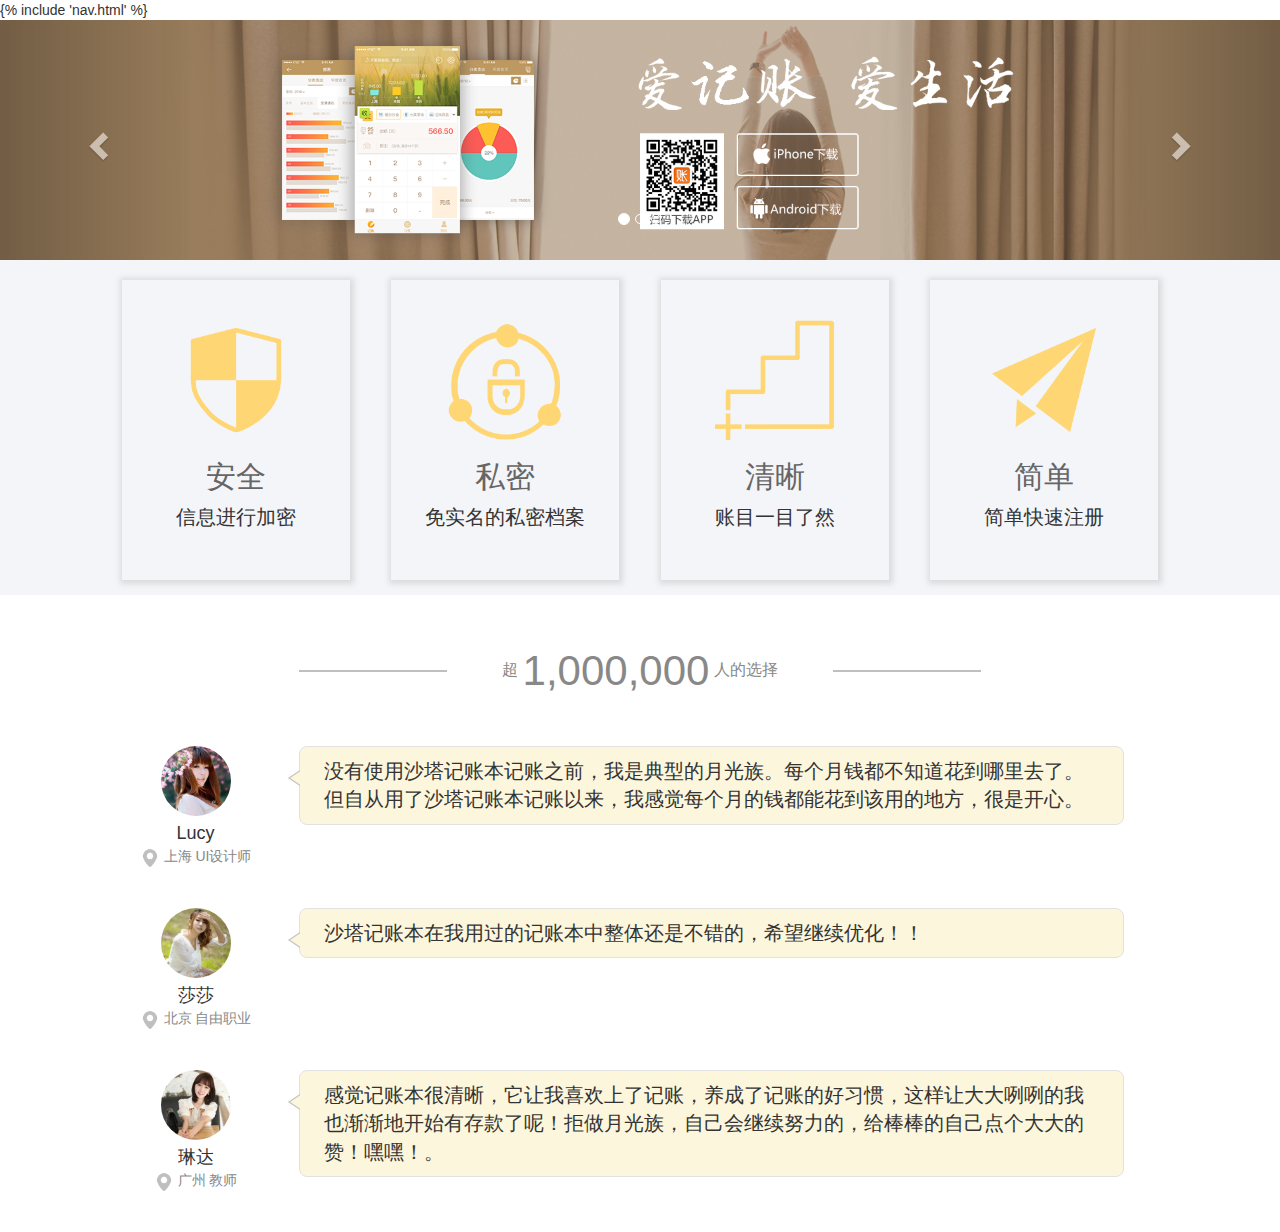
<file: templates/index.html>
<!DOCTYPE html>
<html lang="en">
<head>
    <meta charset="UTF-8">
    <title>首页</title>
    <!--<link rel="stylesheet" href="../static/css/bootstrap.min.css">-->
    <link rel="stylesheet" href="/static/css/common/bootstrap.min.css">
    <link rel="stylesheet" href="/static/css/index.css">
    <link rel="stylesheet" href="/static/css/nav.css">
    <link rel="stylesheet" href="/static/css/login.css">
    <script src="/static/js/common/jquery-1.11.1.min.js"></script>
    <script src="/static/js/common/bootstrap.min.js"></script>
</head>
<body>
<!-- 导航 -->
<div id="nav">
    {% include 'nav.html' %}
</div>
<div id="modal_block"></div>
<div id="carousel-index" class="carousel slide " data-ride="carousel" data-wrap="true" data-interval="3000">
    <!-- Indicators -->
    <ol class="carousel-indicators">
        <li data-target="#carousel-index" data-slide-to="0" class="active"></li>
        <li data-target="#carousel-index" data-slide-to="1"></li>
        <li data-target="#carousel-index" data-slide-to="2"></li>
    </ol>

    <!-- Wrapper for slides -->
    <div class="carousel-inner" role="listbox">
        <div class="item active">
            <img src="../static/images/index/Banner1.png" alt="...">
        </div>
        <div class="item">
            <img src="../static/images/index/Banner2.jpg" alt="...">
        </div>
        <div class="item">
            <img src="../static/images/index/Banner3.png" alt="...">
        </div>
    </div>

    <!-- Controls -->
    <a class="left carousel-control" href="#carousel-index" role="button" data-slide="prev">
        <span class="glyphicon glyphicon-chevron-left" aria-hidden="true"></span>
    </a>
    <a class="right carousel-control" href="#carousel-index" role="button" data-slide="next">
        <span class="glyphicon glyphicon-chevron-right" aria-hidden="true"></span>
    </a>
</div>

<div class="container-fluid index-special">
    <div class="row index-max-width">
        <div class="col-md-12 col-lg-10 col-lg-offset-1">
            <div class="special-flex-div">
                <div class="special-single">
                    <img src="../static/images/index/safe.png" alt="">
                    <h2>安全</h2>
                    <p>信息进行加密</p>
                </div>
                <div class="special-single">
                    <img src="../static/images/index/secret.png" alt="">
                    <h2>私密</h2>
                    <p>免实名的私密档案</p>
                </div>
                <div class="special-single">
                    <img src="../static/images/index/clear.png" alt="">
                    <h2>清晰</h2>
                    <p>账目一目了然</p>
                </div>
                <div class="special-single">
                    <img src="../static/images/index/simple.png" alt="">
                    <h2>简单</h2>
                    <p>简单快速注册</p>
                </div>
            </div>
        </div>
    </div>
</div>


<div class="row index-max-width">
    <div class="col-sm-12 col-md-12 col-lg-10 col-lg-offset-1">
        <div class="row index-comment-head">
            <div class="col-sm-2 col-sm-offset-2 col-md-2 col-md-offset-2 col-lg-2 col-lg-offset-2">
                <hr class="comment-hr">
            </div>
            <div class="col-sm-4 col-md-4  col-lg-4 comment-middle-text">
                超
                <div class="comment-big-text">1,000,000</div>
                人的选择
            </div>
            <div class="col-sm-2 col-md-2 col-lg-2">
                <hr class="comment-hr">
            </div>
        </div>
    </div>
</div>

<div class="row index-max-width">
    <div class="col-sm-12 col-md-12 col-lg-10 col-lg-offset-1">
        <div class="row index-comment-single">
            <div class="col-sm-2 col-md-2 col-lg-2 index-comment-photo-center">
                <img src="../static/images/index/head-photo1.jpg" alt="" class="img-circle index-comment-photo">
                <div class="index-comment-photo-name">Lucy</div>
                <div class="index-comment-photo-address">
                    <img src="../static/images/index/address.png" alt="">
                    <span>上海</span>
                    <span>UI设计师</span>
                </div>
            </div>
            <div class="col-sm-10 col-md-10 col-lg-10">
                <div class="index-comment-content">
                    没有使用沙塔记账本记账之前，我是典型的月光族。每个月钱都不知道花到哪里去了。但自从用了沙塔记账本记账以来，我感觉每个月的钱都能花到该用的地方，很是开心。
                    <img src="../static/images/index/trangle.png" alt="">
                </div>
            </div>
        </div>
        <div class="row index-comment-single">
            <div class="col-sm-2 col-md-2 col-lg-2 index-comment-photo-center">
                <img src="../static/images/index/head-photo2.jpg" alt="" class="img-circle index-comment-photo">
                <div class="index-comment-photo-name">莎莎</div>
                <div class="index-comment-photo-address">
                    <img src="../static/images/index/address.png" alt="">
                    <span>北京</span>
                    <span>自由职业</span>
                </div>
            </div>
            <div class="col-sm-10 col-md-10 col-lg-10">
                <div class="index-comment-content">
                    沙塔记账本在我用过的记账本中整体还是不错的，希望继续优化！！
                    <img src="../static/images/index/trangle.png" alt="">
                </div>
            </div>
        </div>
        <div class="row index-comment-single">
            <div class="col-sm-2 col-md-2 col-lg-2 index-comment-photo-center">
                <img src="../static/images/index/head-photo3.jpg" alt="" class="img-circle index-comment-photo">
                <div class="index-comment-photo-name">琳达</div>
                <div class="index-comment-photo-address">
                    <img src="../static/images/index/address.png" alt="">
                    <span>广州</span>
                    <span>教师</span>
                </div>
            </div>
            <div class="col-sm-10 col-md-10 col-lg-10">
                <div class="index-comment-content">
                    感觉记账本很清晰，它让我喜欢上了记账，养成了记账的好习惯，这样让大大咧咧的我也渐渐地开始有存款了呢！拒做月光族，自己会继续努力的，给棒棒的自己点个大大的赞！嘿嘿！。
                    <img src="../static/images/index/trangle.png" alt="">
                </div>
            </div>
        </div>
    </div>
</div>

</body>
<script src="/static/js/common/jquery-1.11.1.min.js"></script>
<script src="/static/js/common/bootstrap.min.js"></script>
<script src="/static/js/common/jquery-ui-1.12.1.js"></script>
<script src="/static/js/common/vue.js"></script>
<script src="/static/js/common/vue-validator.min.js"></script>
<script src="/static/js/vue-components/vue.mixin.js"></script>
<script src="/static/js/vue-components/vue.form.js"></script>
<script src="/static/js/vue-components/vue.datatable.js"></script>
<script src="/static/js/vue-components/vue.ztree.js"></script>
<script src="/static/js/custom.js"></script>
</html>
</file>
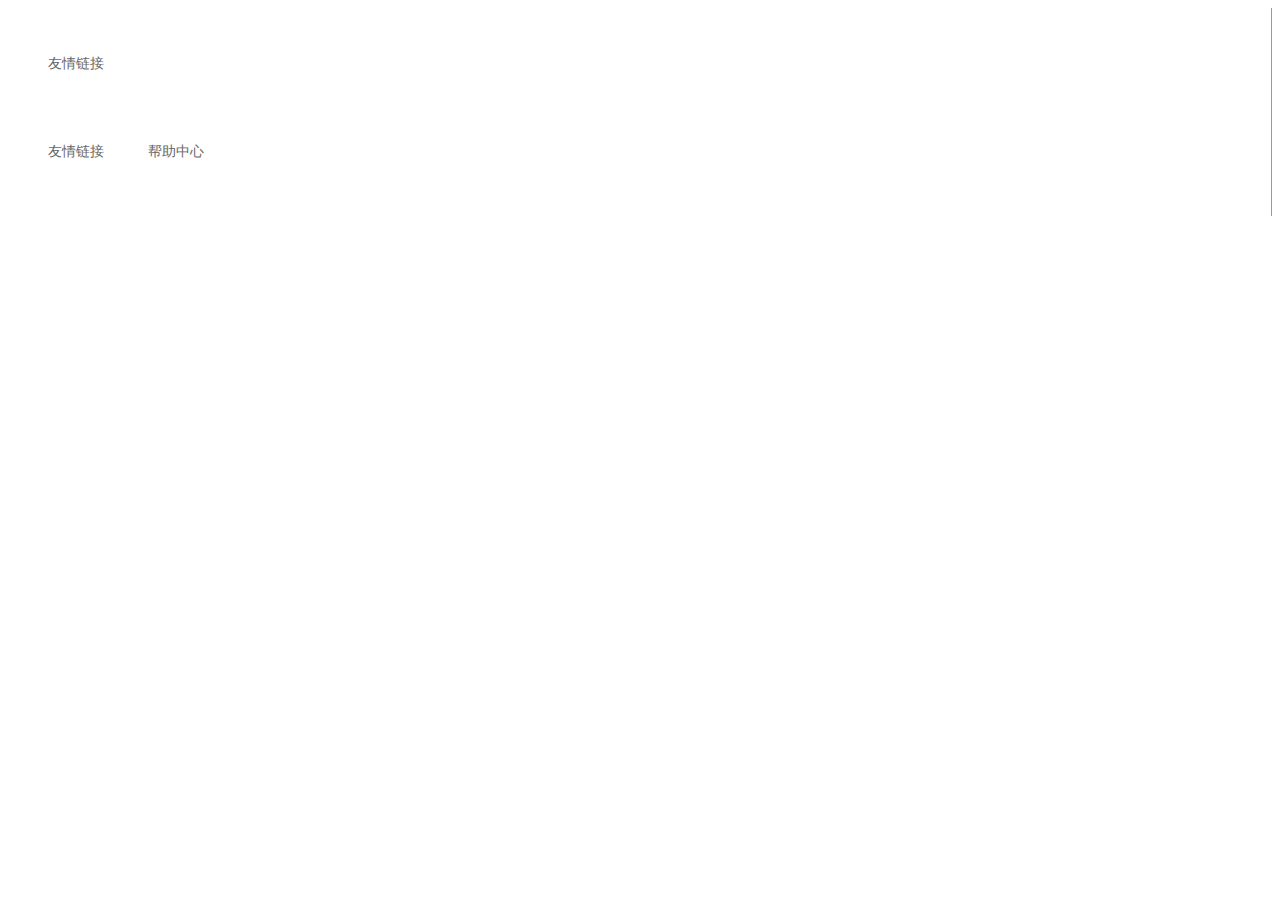
<file: templates/bottom.html>
<!DOCTYPE html>
<html lang="en">
<head>
    <meta charset="UTF-8">
    <title>Title</title>
    <style type="text/css">
        .mybooks-header {
            height: 80px;
            line-height: 80px;
            max-width: 1480px;
            margin: auto;
        }
        .mybooks-bottom-big-text{
            font-size: 20px;
            color: #666;
            font-weight: bold;
            padding-bottom: 20px;
            display: inline-block;
        }
        .mybooks-bottom-common-text{
            padding-bottom: 8px;
            color: #666;
            font-size: 14px;
            /*display: inline-block;*/
        }
    </style>
</head>
<body>
<div class="row mybooks-header" id="nav_app">
    <div class="col-sm-12 col-md-12 col-lg-10 col-lg-offset-1">
        <div class="row">
            <div class="col-sm-3 col-md-3 col-lg-3" style="border-right: solid 1px #999999">
                <!--<ul style="list-style: none;">-->
                    <!--<li style="display: inline-block">-->
                        <!--<a href="#" class="mybooks-bottom-big-text">关于我们</a>-->
                        <!--<br>-->
                        <!--<a href="#" class="mybooks-bottom-common-text">产品介绍</a>-->
                        <!--<br>-->
                        <!--<a href="#" class="mybooks-bottom-common-text">帮助中心</a>-->
                    <!--</li>-->
                    <!--<li style="display: inline-block">-->
                        <!--<a href="#" class="mybooks-bottom-big-text">联系我们</a>-->
                        <!--<br>-->
                        <!--<a href="#" class="mybooks-bottom-common-text">友情链接</a>-->
                    <!--</li>-->
                <!--</ul>-->
                <ul style="list-style: none;display: inline-block">
                    <li class="mybooks-bottom-common-text">友情链接</li>
                    <li class="mybooks-bottom-common-text">友情链接</li>
                </ul>
                <ul style="list-style: none;display: inline-block">
                    <li class="mybooks-bottom-common-text">帮助中心</li>
                </ul>
            </div>
        </div>
    </div>
</div>
</body>
</html>
</file>
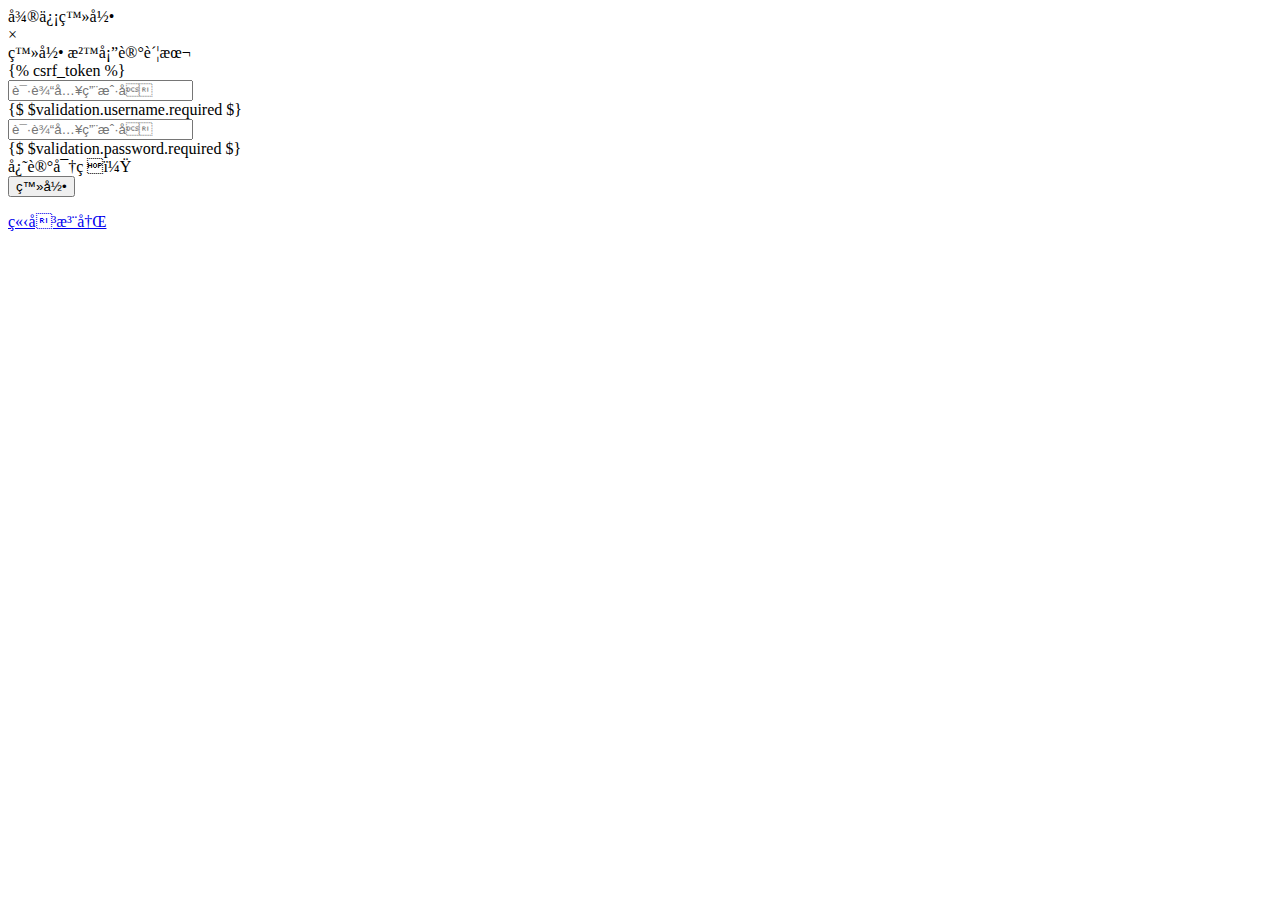
<file: templates/login.html>
<!--<!DOCTYPE html>-->
<!--<html lang="en">-->
<!--<head>-->
<!--<meta charset="UTF-8">-->
<!--<title>登录页面</title>-->
<!--<link rel="stylesheet" href="/static/css/common/bootstrap.min.css">-->
<!--<link rel="stylesheet" href="https://cdn.bootcss.com/bootstrap/3.3.7/css/bootstrap.min.css" integrity="sha384-BVYiiSIFeK1dGmJRAkycuHAHRg32OmUcww7on3RYdg4Va+PmSTsz/K68vbdEjh4u" crossorigin="anonymous">-->
<!--<link rel="stylesheet" href="/static/css/login.css">-->
<!--<script src="/static/js/common/jquery-1.11.1.min.js"></script>-->
<!--&lt;!&ndash;<script src="https://cdn.bootcss.com/jquery/3.2.1/jquery.min.js"></script>&ndash;&gt;-->
<!--<script src="/static/js/common/bootstrap.min.js"></script>-->
<!--</head>-->
<!--<body>-->
<!--&lt;!&ndash;bootstrap model&ndash;&gt;-->
<!--&lt;!&ndash;<button type="button" class="btn btn-primary btn-lg" data-toggle="modal" data-target="#myModal">&ndash;&gt;-->
<!--&lt;!&ndash;Launch demo modal&ndash;&gt;-->
<!--&lt;!&ndash;</button>&ndash;&gt;-->

<!--<div class="modal fade" id="myModal" tabindex="-1" role="dialog" aria-labelledby="myModalLabel">-->
<!--<div class="modal-dialog" role="document">-->
<div id="login_module">
    <div class="modal-content modal-content2">
        <div class="modal-body">
            <div class=" edit_popup">
                <div id="wx">
                    <div class="trangle-wx"></div>
                    <div class="trangle-text color-white1">微信登录</div>
                </div>
                <div id="zh" style="display:none">
                    <div class="trangle-zh"></div>
                    <div class="trangle-text">账号登录</div>
                </div>
                <div class="close btn_close" data-dismiss="modal" aria-label="Close">
                    <span aria-hidden="true">&times;</span>
                </div>
                <div class="big-text">
                    <span>登录</span>
                    <span class="middle-text">沙塔记账本</span>
                </div>
                <validator name="validation">
                    <form id="zhForm" class="form-padding">
                        {% csrf_token %}
                        <div class="input-group input-group-lg">
                        <span class="input-group-addon" id="sizing-addon1">
                            <span class="glyphicon glyphicon-user color-grey" aria-hidden="true"></span>
                        </span>
                            <!--<input type="text" class="form-control" placeholder="请输入手机号" aria-describedby="sizing-addon1">-->
                            <input type="text" class="form-control"
                                   v-model="username"
                                   placeholder="请输入用户名"
                                   id="username"
                                   name="username"
                                   v-validate:username="{required:{rule:true,message:'请填写用户名！'}}"
                                   aria-describedby="sizing-addon1"
                            >
                        </div>
                        <div v-if="$validation.username" class="col-md-offset-3">
                            <div v-if="$validation.username.required" class="text-danger">
                                {$ $validation.username.required $}
                            </div>
                        </div>
                        <div class="input-group input-group-lg input-margin-top">
                            <span class="input-group-addon" id="sizing-addon2">
                                <span class="glyphicon glyphicon-lock color-grey" aria-hidden="true"></span>
                            </span>
                            <input type="password" class="form-control"
                                   v-model="password"
                                   placeholder="请输入用户名"
                                   id="password"
                                   name="password"
                                   v-validate:password="{required:{rule:true,message:'请输入密码！'}}"
                                   aria-describedby="sizing-addon2"
                            >
                        </div>
                        <div v-if="$validation.password" class="col-md-offset-3">
                            <div v-if="$validation.password.required" class="text-danger">
                                {$ $validation.password.required $}
                            </div>
                        </div>
                        <div class="forget-password"><span class="btn">忘记密码？</span></div>
                        <button type="button" class="btn btn-warning btn-lg login-btn" v-on:click="login">登录</button>
                    </form>
                </validator>
                <div id="wxForm" class="form-padding" style="display: none;">
                    <img src="/static/images/wx.jpg" alt="" class="login-img">
                    <div class="login-wx">微信扫码登录</div>
                </div>
                <div class="login-regist-text">
                    <a href="#">立即注册</a>
                </div>
            </div>
        </div>
    </div>
</div>
<!--</div>-->
<!--</div>-->

<script type="text/javascript">
    $(function () {
//    登陆方式切换
        $('#wx').on("click", function () {
            $('#wx').css('display', 'none');
            $('#zh').css('display', 'block');
            $('#zhForm').css('display', 'none');
            $('#wxForm').css('display', 'block');
        });

        $('#zh').on("click", function () {
            $('#zh').css('display', 'none');
            $('#wx').css('display', 'block');
            $('#wxForm').css('display', 'none');
            $('#zhForm').css('display', 'block');
        })
    })
</script>
<!--</body>-->
<!--</html>-->
</file>
<file: static/css/index.css>
.index-special {
    background-color: #F4F5F8;
    padding-right: 0 !important;
    padding-left: 0 !important;
    padding-top: 20px;
    padding-bottom: 15px;
}

.index-max-width {
    max-width: 1480px;
    margin: auto !important;
}

.index-special .special-flex-div {
    display: flex;
    flex-direction: row;
    flex-wrap: nowrap;
    align-items: flex-start;
    justify-content: space-between;
}

.index-special .special-single {
    width: 22%;
    height: 300px;
    text-align: center;
    box-shadow: 1px 1px 6px 3px #DADBDD;
}

.index-special .special-single img {
    height: 120px;
    margin-top: 40px;
}

.index-special .special-single h2 {
    color: #666666;
}

.index-special .special-single p {
    font-size: 20px;
}

.index-comment-head {
    height: 150px;
    line-height: 150px;
}

.index-comment-head .comment-hr {
    margin-top: 75px;
    border: solid 1px #BFBFBF;
}

.index-comment-head .comment-middle-text {
    text-align: center;
    color: #888888;
    font-size: 16px;
}

.index-comment-head .comment-big-text {
    font-size: 42px;
    display: inline-block;
    vertical-align: middle;
}

.index-comment-photo {
    width: 70px !important;
}

.index-comment-photo-center {
    text-align: center;
}

.index-comment-photo-name {
    font-size: 18px;
    color: #333;
    margin-top: 5px;
}

.index-comment-photo-address {
    color: #888;
    font-size: 14px;
}

.index-comment-photo-address img {
    height: 20px;
}

.index-comment-single {
    margin-bottom: 40px;
}

.index-comment-content {
    width: 96%;
    padding: 10px 24px;
    background-color: #FCF6DC;
    color: #333;
    font-size: 20px;
    border: 1px solid #e2e2e2;
    border-radius: 8px;
    position: relative;
}

.index-comment-content img {
    position: absolute;
    left: -18px;
    top: 20px;
}
</file>
<file: static/css/nav.css>
.mybooks-header {
    height: 80px;
    line-height: 80px;
    max-width: 1480px;
    margin: auto;
}

.mybooks-header img {
    height: 50px;
}

.mybooks-header ul {
    list-style: none;
}

.mybooks-header ul li {
    display: inline-block;
    width: 30%;
    text-align: center;
}

.mybooks-header ul li a:hover {
    color: #F75B00;
}

.mybooks-header a {
    font-size: 18px;
    color: #666666;
    text-decoration: none;
}

.mybooks-header .a {
    border-bottom: solid 4px #F75B00;
    padding-bottom: 25px;
    box-sizing: border-box;
    color: #F75B00;
}
</file>
<file: static/css/login.css>
.edit_popup {
    z-index: 100;
    position: relative;
    margin: auto;
    width: 350px;
    padding: 42px 35px 20px;
    background: rgba(0, 0, 0, 0.5);
    border: solid 1px rgba(0, 0, 0, 0.3);
    border-radius: 4px;
}

.btn_close {
    color: #A8A8A8;
    position: absolute;
    right: 20px;
    top: 20px;
}

.trangle-wx {
    width: 0;
    height: 0;
    border-left: solid 50px #3FAC18;
    border-bottom: solid 50px transparent;
    border-right: solid 50px transparent;
    border-top: solid 50px #3FAC18;
    position: absolute;
    z-index: 150;
    left: -1px;
    top: -1px;
    border-radius: 4px;
}

.trangle-zh {
    width: 0;
    height: 0;
    border-left: solid 50px #FEC12F;
    border-bottom: solid 50px transparent;
    border-right: solid 50px transparent;
    border-top: solid 50px #FEC12F;
    position: absolute;
    z-index: 160;
    left: -1px;
    top: -1px;
    border-radius: 4px;
}

.trangle-text {
    position: absolute;
    z-index: 200;
    left: 0px;
    top: 20px;
    transform: rotate(-45deg);
    font-size: 16px;
    cursor: pointer;
}

.color-white1 {
    color: #F7FAF4;
}

.color-grey {
    color: #b5b5b5
}

.big-text {
    width: 100%;
    text-align: center;
    color: #D9D9D9;
    font-size: 24px;
}

.middle-text {
    font-size: 20px;
}

.form-padding {
    padding-top: 50px;
}

.input-margin-top {
    margin-top: 20px;
}

.forget-password {
    padding-left: 170px;
    color: #D9D9D9;
    font-size: 18px;
    margin-top: 10px;
    margin-bottom: 30px;
}

.login-btn {
    width: 278px;
}

.login-img {
    width: 187px;
    margin-left: 40px;
}

.login-wx {
    color: #D9D9D9;
    font-size: 18px;
    text-align: center;
    margin-top: 10px;
}

.login-regist-text {
    margin-top: 50px;
    padding-left: 190px;
}

.login-regist-text a {
    text-decoration: none;
    font-size: 18px;
    color: #70BDFE;
}

.modal-content2 {
    background-color: transparent !important;
    border: none !important;
    box-shadow: 0 0 0 !important;
}
</file>
